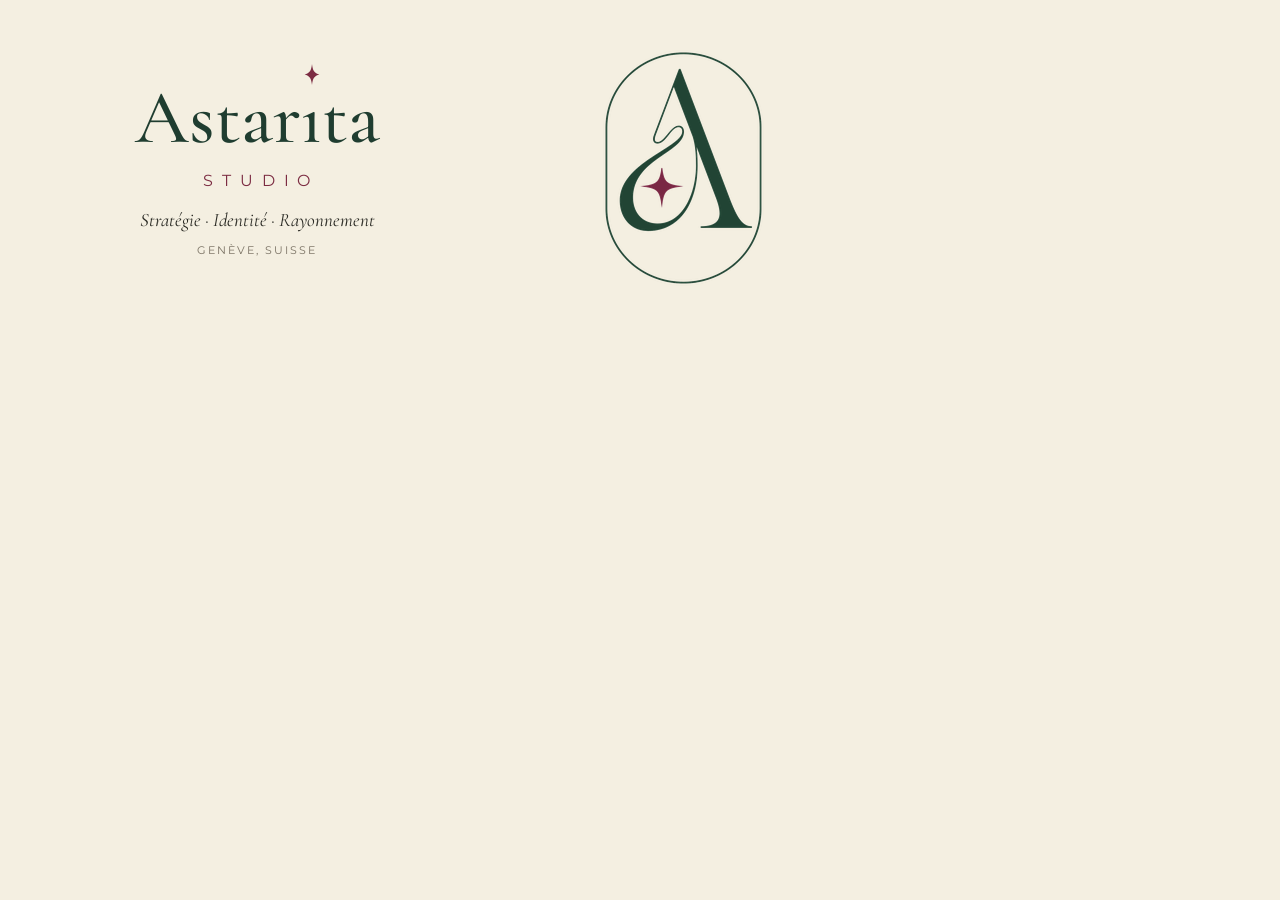
<file: design/astarita-studio/design-system/brand.html>
<!-- @dsCard group="Brand" name="Logo & monogramme" subtitle="Logotype, étoile bordeaux, monogramme ovale" viewport="900x460" -->
<!doctype html>
<html lang="fr">
<head>
<meta charset="utf-8">
<link rel="stylesheet" href="https://fonts.googleapis.com/css2?family=Cormorant+Garamond:ital,wght@0,400;0,500;0,600;1,400;1,500&family=Montserrat:wght@300;400;500;600&display=swap">
<style>
  body { margin: 0; background: #F4EFE1; font-family: 'Montserrat', Helvetica, Arial, sans-serif; color: #2A2A24; }
  a { color: #7C2C42; } a:hover { color: #5E1F31; }
</style>
</head>
<body>
<div style="width: 900px; box-sizing: border-box; padding: 48px; display: flex; align-items: center; justify-content: space-around; gap: 48px;">
  <div style="display: flex; flex-direction: column; align-items: center; gap: 12px;">
    <div style="position: relative; font-family: 'Cormorant Garamond', Georgia, serif; font-weight: 500; font-size: 76px; line-height: 1.05; color: #1F3D30;">Astar<span style="position: relative; display: inline-block;">ı<svg width="15" height="21" viewBox="0 0 20 28" style="position: absolute; left: 55%; top: -15px; transform: translateX(-50%);"><path d="M10 0 C11 9 13 12 20 14 C13 16 11 19 10 28 C9 19 7 16 0 14 C7 12 9 9 10 0 Z" fill="#7C2C42"></path></svg></span>ta</div>
    <div style="font-weight: 400; font-size: 16px; letter-spacing: 0.55em; text-indent: 0.55em; color: #7C2C42;">STUDIO</div>
    <div style="margin-top: 6px; font-family: 'Cormorant Garamond', Georgia, serif; font-style: italic; font-size: 19px;">Stratégie · Identité · Rayonnement</div>
    <div style="font-size: 11px; letter-spacing: 0.18em; color: #7A7264;">GENÈVE, SUISSE</div>
  </div>
  <img src="[data-uri]" alt="Monogramme Astarita Studio" style="width: 165px; height: 240px; flex-shrink: 0;">
</div>
</body>
</html>
</file>
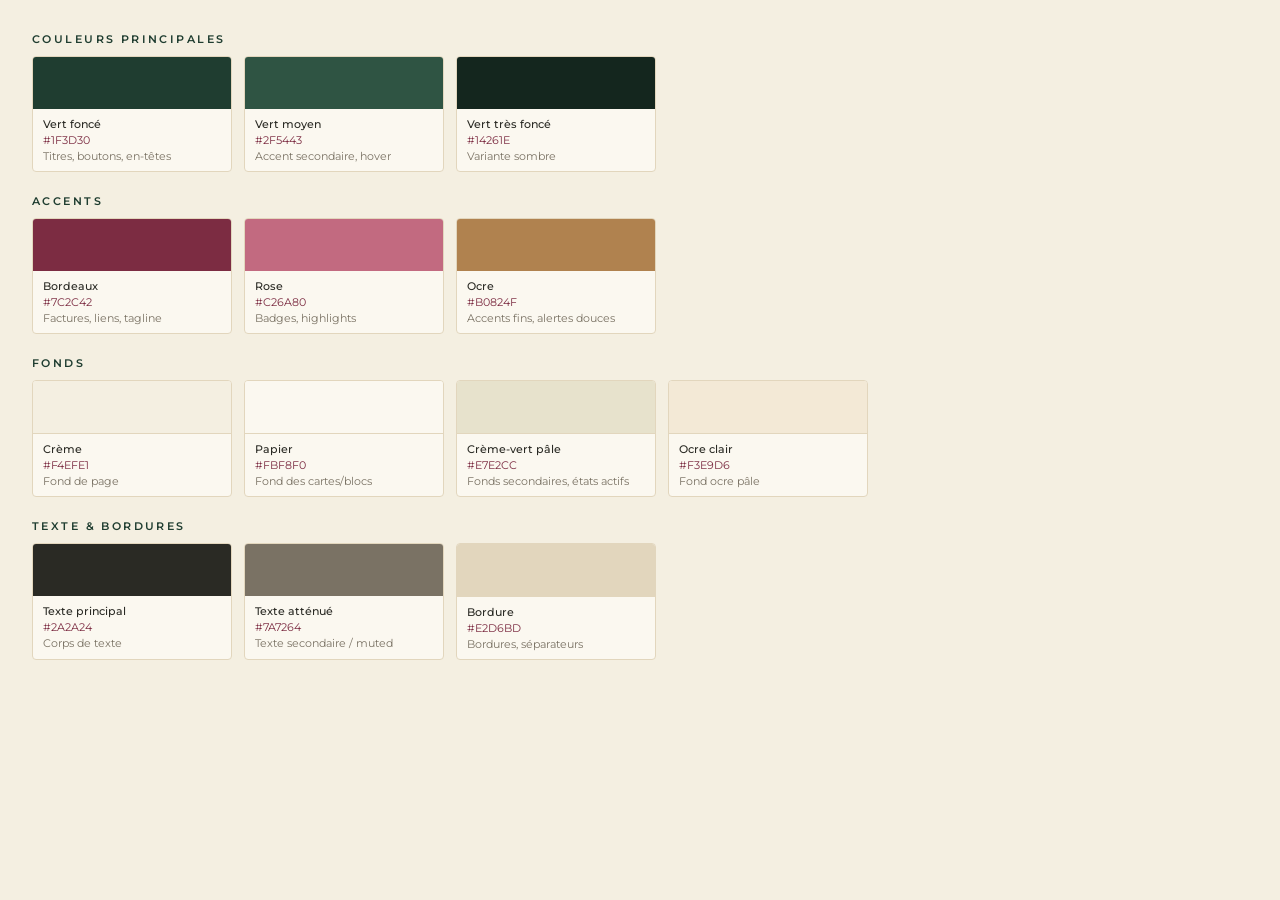
<file: design/astarita-studio/design-system/colors.html>
<!-- @dsCard group="Colors" name="Palette" subtitle="Principales / accents / fonds / texte & bordures" viewport="900x560" -->
<!doctype html>
<html lang="fr">
<head>
<meta charset="utf-8">
<link rel="stylesheet" href="https://fonts.googleapis.com/css2?family=Montserrat:wght@400;500;600&display=swap">
<style>
  body { margin: 0; background: #F4EFE1; font-family: 'Montserrat', Helvetica, Arial, sans-serif; color: #2A2A24; }
  a { color: #7C2C42; } a:hover { color: #5E1F31; }
  .grp { display: flex; flex-direction: column; gap: 10px; }
  .lbl { font-weight: 600; font-size: 11px; letter-spacing: 0.22em; color: #1F3D30; }
  .row { display: grid; grid-template-columns: repeat(4, minmax(0, 1fr)); gap: 12px; }
  .sw { background: #FBF8F0; border: 1px solid #E2D6BD; border-radius: 4px; overflow: hidden; }
  .chip { height: 52px; }
  .meta { padding: 8px 10px; display: flex; flex-direction: column; gap: 2px; }
  .name { font-weight: 500; font-size: 11px; }
  .hex { font-size: 11px; color: #7C2C42; }
  .use { font-size: 11px; color: #7A7264; }
</style>
</head>
<body>
<div style="width: 900px; box-sizing: border-box; padding: 32px; display: flex; flex-direction: column; gap: 22px;">
  <div class="grp"><div class="lbl">COULEURS PRINCIPALES</div>
    <div class="row">
      <div class="sw"><div class="chip" style="background:#1F3D30"></div><div class="meta"><div class="name">Vert foncé</div><div class="hex">#1F3D30</div><div class="use">Titres, boutons, en-têtes</div></div></div>
      <div class="sw"><div class="chip" style="background:#2F5443"></div><div class="meta"><div class="name">Vert moyen</div><div class="hex">#2F5443</div><div class="use">Accent secondaire, hover</div></div></div>
      <div class="sw"><div class="chip" style="background:#14261E"></div><div class="meta"><div class="name">Vert très foncé</div><div class="hex">#14261E</div><div class="use">Variante sombre</div></div></div>
    </div>
  </div>
  <div class="grp"><div class="lbl">ACCENTS</div>
    <div class="row">
      <div class="sw"><div class="chip" style="background:#7C2C42"></div><div class="meta"><div class="name">Bordeaux</div><div class="hex">#7C2C42</div><div class="use">Factures, liens, tagline</div></div></div>
      <div class="sw"><div class="chip" style="background:#C26A80"></div><div class="meta"><div class="name">Rose</div><div class="hex">#C26A80</div><div class="use">Badges, highlights</div></div></div>
      <div class="sw"><div class="chip" style="background:#B0824F"></div><div class="meta"><div class="name">Ocre</div><div class="hex">#B0824F</div><div class="use">Accents fins, alertes douces</div></div></div>
    </div>
  </div>
  <div class="grp"><div class="lbl">FONDS</div>
    <div class="row">
      <div class="sw"><div class="chip" style="background:#F4EFE1; border-bottom:1px solid #E2D6BD"></div><div class="meta"><div class="name">Crème</div><div class="hex">#F4EFE1</div><div class="use">Fond de page</div></div></div>
      <div class="sw"><div class="chip" style="background:#FBF8F0; border-bottom:1px solid #E2D6BD"></div><div class="meta"><div class="name">Papier</div><div class="hex">#FBF8F0</div><div class="use">Fond des cartes/blocs</div></div></div>
      <div class="sw"><div class="chip" style="background:#E7E2CC; border-bottom:1px solid #E2D6BD"></div><div class="meta"><div class="name">Crème-vert pâle</div><div class="hex">#E7E2CC</div><div class="use">Fonds secondaires, états actifs</div></div></div>
      <div class="sw"><div class="chip" style="background:#F3E9D6; border-bottom:1px solid #E2D6BD"></div><div class="meta"><div class="name">Ocre clair</div><div class="hex">#F3E9D6</div><div class="use">Fond ocre pâle</div></div></div>
    </div>
  </div>
  <div class="grp"><div class="lbl">TEXTE &amp; BORDURES</div>
    <div class="row">
      <div class="sw"><div class="chip" style="background:#2A2A24"></div><div class="meta"><div class="name">Texte principal</div><div class="hex">#2A2A24</div><div class="use">Corps de texte</div></div></div>
      <div class="sw"><div class="chip" style="background:#7A7264"></div><div class="meta"><div class="name">Texte atténué</div><div class="hex">#7A7264</div><div class="use">Texte secondaire / muted</div></div></div>
      <div class="sw"><div class="chip" style="background:#E2D6BD; border-bottom:1px solid #E2D6BD"></div><div class="meta"><div class="name">Bordure</div><div class="hex">#E2D6BD</div><div class="use">Bordures, séparateurs</div></div></div>
    </div>
  </div>
</div>
</body>
</html>
</file>
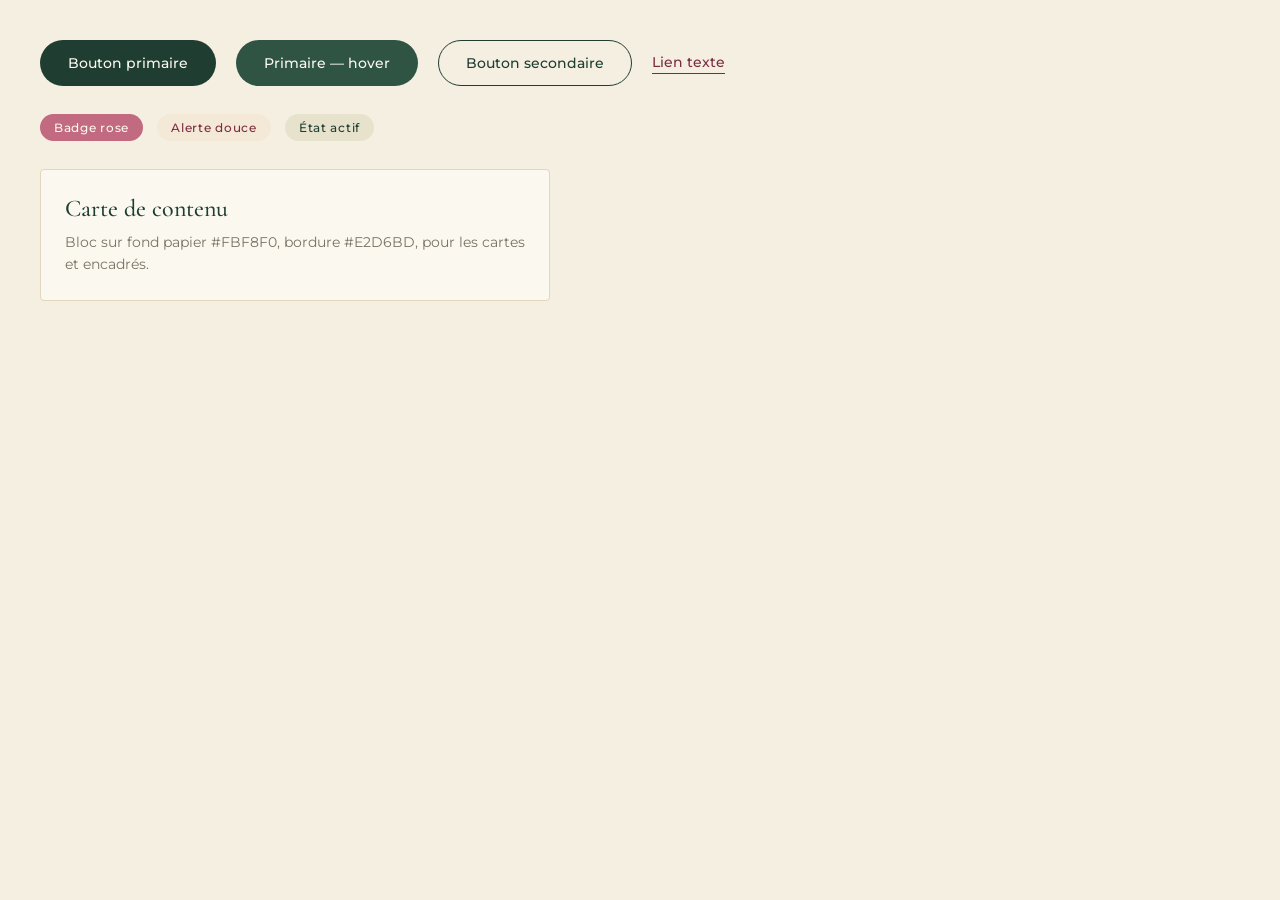
<file: design/astarita-studio/design-system/components.html>
<!-- @dsCard group="Components" name="Boutons, liens & badges" subtitle="Primaire / secondaire / lien / badge / carte" viewport="900x360" -->
<!doctype html>
<html lang="fr">
<head>
<meta charset="utf-8">
<link rel="stylesheet" href="https://fonts.googleapis.com/css2?family=Cormorant+Garamond:wght@500&family=Montserrat:wght@400;500;600&display=swap">
<style>
  body { margin: 0; background: #F4EFE1; font-family: 'Montserrat', Helvetica, Arial, sans-serif; color: #2A2A24; }
  a { color: #7C2C42; } a:hover { color: #5E1F31; }
</style>
</head>
<body>
<div style="width: 900px; box-sizing: border-box; padding: 40px; display: flex; flex-direction: column; gap: 28px;">
  <div style="display: flex; align-items: center; gap: 20px; flex-wrap: wrap;">
    <div style="font-weight: 500; font-size: 14px; color: #FBF8F0; background: #1F3D30; padding: 14px 28px; border-radius: 999px;">Bouton primaire</div>
    <div style="font-weight: 500; font-size: 14px; color: #FBF8F0; background: #2F5443; padding: 14px 28px; border-radius: 999px;">Primaire — hover</div>
    <div style="font-weight: 500; font-size: 14px; color: #1F3D30; background: transparent; border: 1px solid #1F3D30; padding: 13px 27px; border-radius: 999px;">Bouton secondaire</div>
    <a href="#" style="font-weight: 500; font-size: 14px; color: #7C2C42; text-decoration: none; border-bottom: 1px solid #7C2C42; padding-bottom: 2px;">Lien texte</a>
  </div>
  <div style="display: flex; align-items: center; gap: 14px; flex-wrap: wrap;">
    <div style="font-weight: 500; font-size: 12px; letter-spacing: 0.06em; color: #FBF8F0; background: #C26A80; padding: 6px 14px; border-radius: 999px;">Badge rose</div>
    <div style="font-weight: 500; font-size: 12px; letter-spacing: 0.06em; color: #7C2C42; background: #F3E9D6; padding: 6px 14px; border-radius: 999px;">Alerte douce</div>
    <div style="font-weight: 500; font-size: 12px; letter-spacing: 0.06em; color: #1F3D30; background: #E7E2CC; padding: 6px 14px; border-radius: 999px;">État actif</div>
  </div>
  <div style="background: #FBF8F0; border: 1px solid #E2D6BD; border-radius: 4px; padding: 24px; max-width: 460px; display: flex; flex-direction: column; gap: 8px;">
    <div style="font-family: 'Cormorant Garamond', Georgia, serif; font-weight: 500; font-size: 24px; color: #1F3D30;">Carte de contenu</div>
    <div style="font-weight: 400; font-size: 14px; line-height: 1.6; color: #7A7264;">Bloc sur fond papier #FBF8F0, bordure #E2D6BD, pour les cartes et encadrés.</div>
  </div>
</div>
</body>
</html>
</file>
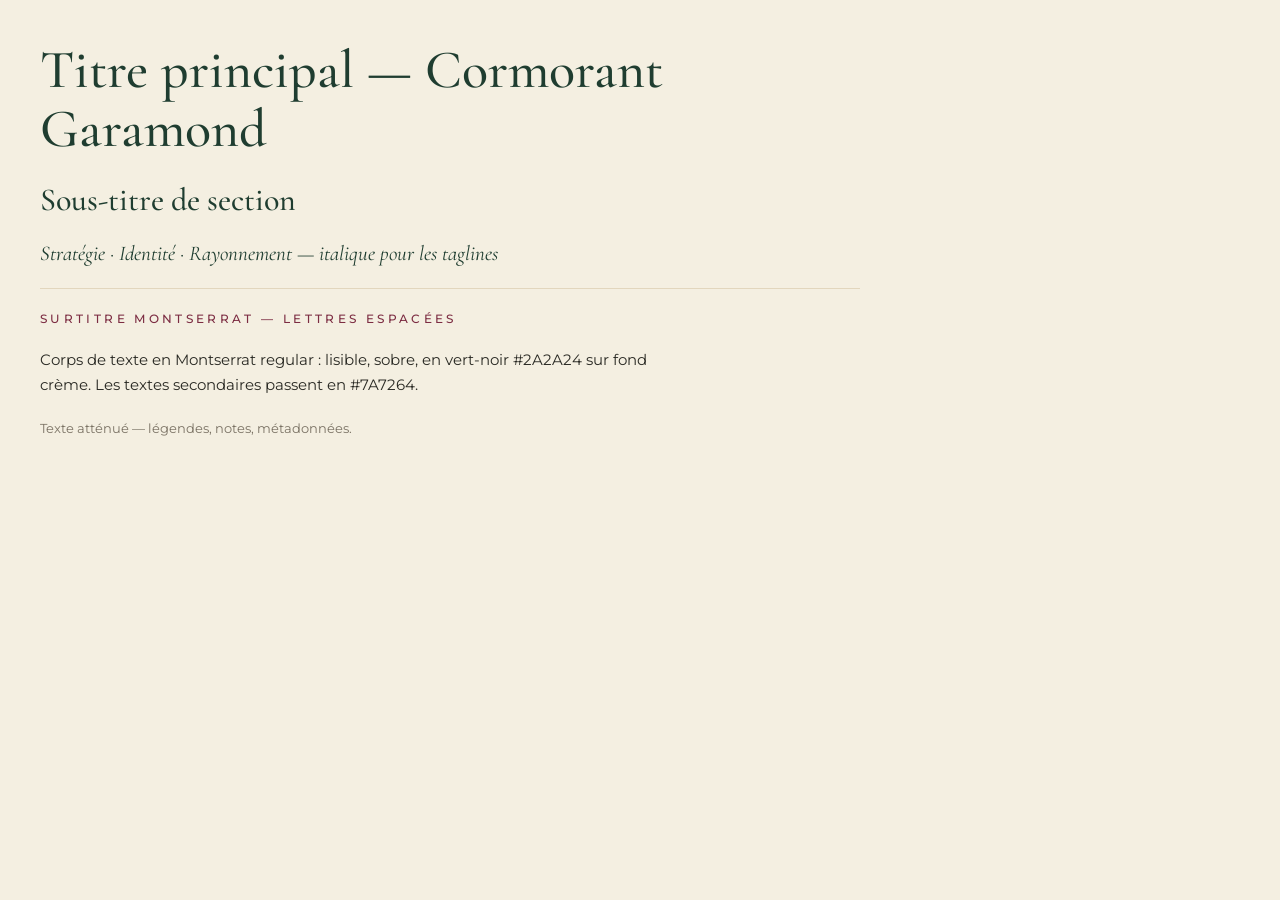
<file: design/astarita-studio/design-system/type.html>
<!-- @dsCard group="Type" name="Typographie" subtitle="Cormorant Garamond (titres) / Montserrat (corps)" viewport="900x420" -->
<!doctype html>
<html lang="fr">
<head>
<meta charset="utf-8">
<link rel="stylesheet" href="https://fonts.googleapis.com/css2?family=Cormorant+Garamond:ital,wght@0,400;0,500;0,600;1,400;1,500&family=Montserrat:wght@300;400;500;600&display=swap">
<style>
  body { margin: 0; background: #F4EFE1; font-family: 'Montserrat', Helvetica, Arial, sans-serif; color: #2A2A24; }
  a { color: #7C2C42; } a:hover { color: #5E1F31; }
  .serif { font-family: 'Cormorant Garamond', Georgia, serif; color: #1F3D30; }
</style>
</head>
<body>
<div style="width: 900px; box-sizing: border-box; padding: 40px; display: flex; flex-direction: column; gap: 22px;">
  <div class="serif" style="font-weight: 500; font-size: 54px; line-height: 1.1;">Titre principal — Cormorant Garamond</div>
  <div class="serif" style="font-weight: 500; font-size: 32px; line-height: 1.2;">Sous-titre de section</div>
  <div class="serif" style="font-style: italic; font-weight: 400; font-size: 21px;">Stratégie · Identité · Rayonnement — italique pour les taglines</div>
  <div style="height: 1px; background: #E2D6BD;"></div>
  <div style="font-weight: 500; font-size: 12px; letter-spacing: 0.28em; color: #7C2C42;">SURTITRE MONTSERRAT — LETTRES ESPACÉES</div>
  <div style="font-weight: 400; font-size: 15px; line-height: 1.65; max-width: 640px;">Corps de texte en Montserrat regular : lisible, sobre, en vert-noir #2A2A24 sur fond crème. Les textes secondaires passent en #7A7264.</div>
  <div style="font-weight: 400; font-size: 13px; color: #7A7264;">Texte atténué — légendes, notes, métadonnées.</div>
</div>
</body>
</html>
</file>
